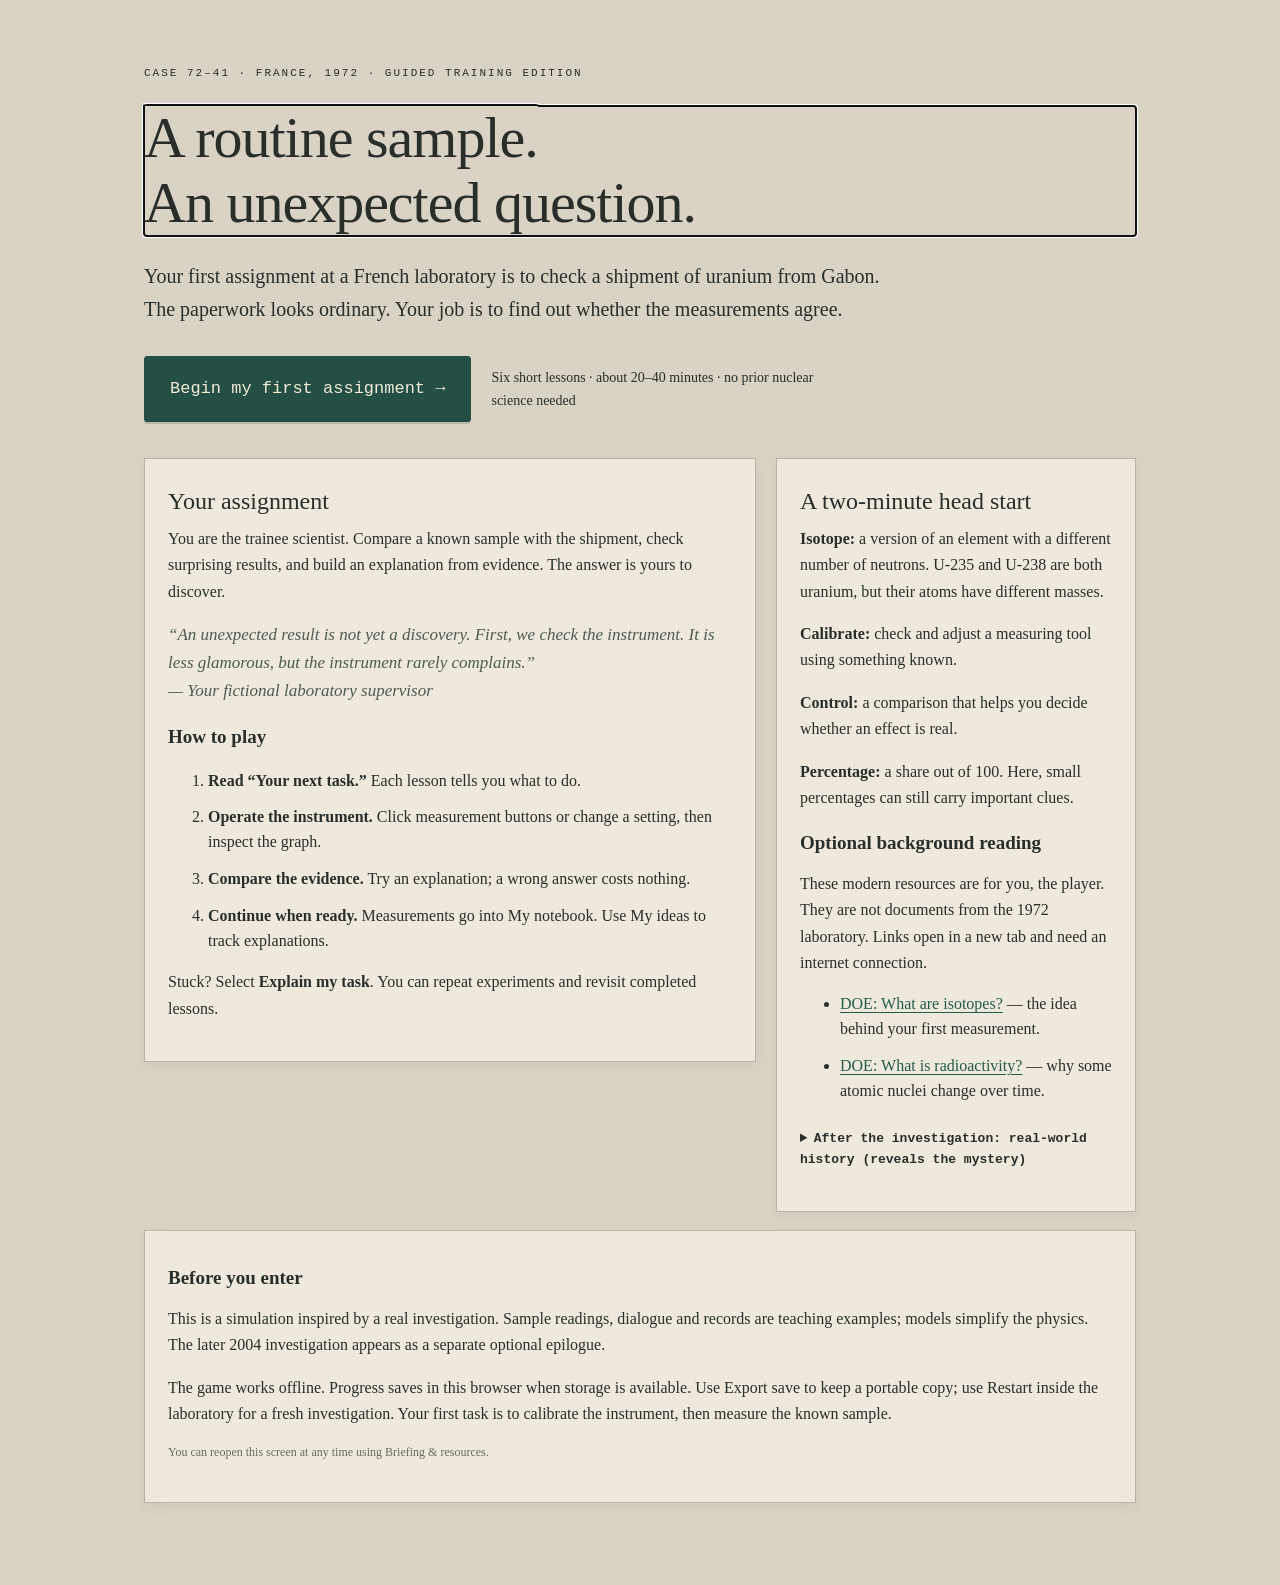
<file: index.html>
<!doctype html><html lang="en"><head><meta charset="utf-8"><meta name="viewport" content="width=device-width,initial-scale=1"><meta name="theme-color" content="#243c35"><title>The 0.60% Anomaly — laboratory case 72-41</title><link rel="stylesheet" href="style.css"></head><body><section id="welcome" aria-labelledby="welcomeTitle"></section><header id="gameHeader" hidden><div><div class="eyebrow">France · June 1972 · Guided laboratory training</div><h1>THE 0.60% ANOMALY</h1></div><div class="tools"><button id="briefing">Briefing &amp; resources</button><button id="save">Save</button><button id="load">Load</button><button id="export">Export save</button><button id="import">Import save</button><button id="restart">Restart</button></div></header><div id="shell" hidden><aside><nav id="nav" aria-label="Work areas"></nav><div id="case" class="case"></div><button id="hint">Request a hint</button><div id="hintText" class="small" aria-live="polite"></div><p class="small">Guided high-school investigation<br>All experiments are simulated.</p></aside><main id="main"></main></div><div id="toast" role="status"></div><input type="file" id="savefile" class="file" accept="application/json"><dialog id="dialog"></dialog><script src="models.js"></script><script src="app.js"></script></body></html>
</file>
<file: style.css>
:root{--ink:#292e2a;--muted:#676b60;--paper:#eee9dc;--cream:#ded8c8;--green:#244f45;--mint:#a7d4ab;--orange:#ad512d;--line:#bab8a9}*{box-sizing:border-box}body{margin:0;color:var(--ink);background:#d8d3c5;font:15px/1.55 Georgia,serif}button,input,select,textarea{font:inherit}button{cursor:pointer;background:#eeeadd;color:var(--ink);border:1px solid #9d9f91;border-radius:3px;padding:9px 14px;box-shadow:0 2px 0 #0002}button:hover{background:#fff9eb}button.primary,button.active{background:var(--green);color:#f3ecd8;border-color:var(--green)}button:disabled{opacity:.42;cursor:not-allowed;box-shadow:none}button:focus-visible,input:focus-visible,select:focus-visible,textarea:focus-visible{outline:3px solid var(--orange);outline-offset:3px}header{background:#243c35;color:#ede9d9;padding:20px 30px;border-bottom:5px solid #a88850;display:flex;align-items:center;justify-content:space-between;gap:20px}h1{font-size:25px;font-weight:normal;letter-spacing:2px;margin:0}h2{font-size:30px;font-weight:normal;margin:5px 0 10px;line-height:1.2}h3{font-size:19px;margin:0 0 12px}p{margin:8px 0 16px}.mono,.eyebrow,button,label,select,.tag,nav,.readout,th,td{font-family:'Courier New',monospace}.eyebrow{font-size:11px;letter-spacing:2px;text-transform:uppercase}.tools{display:flex;gap:7px;flex-wrap:wrap}.tools button{padding:6px 10px;font-size:12px}#shell{display:grid;grid-template-columns:220px 1fr;min-height:calc(100vh - 97px)}aside{background:#c9c8b9;border-right:1px solid #a3a796;padding:24px 18px}nav button{display:block;text-align:left;width:100%;margin-bottom:9px;padding:12px}.case{margin-top:26px;border-top:1px solid #9fa28e;padding-top:20px;font-size:13px}.case ol{list-style:none;padding:0}.case li{padding:8px 0;border-bottom:1px solid #b7b9a7}.case li.done{color:var(--green)}main{padding:26px 34px;max-width:1500px;width:100%;margin:auto}.heading{display:flex;align-items:center;justify-content:space-between;gap:20px;margin-bottom:20px}.tag{border:1px solid #8a8e78;padding:4px 8px;font-size:11px;white-space:nowrap}.tabs{display:flex;flex-wrap:wrap;gap:6px;margin-bottom:20px}.tabs button{font-size:12px}.grid{display:grid;grid-template-columns:minmax(0,1.7fr) minmax(250px,1fr);gap:20px}.panel{background:var(--paper);padding:23px;border:1px solid #b7b4a3;box-shadow:0 4px 12px #383a2910;margin-bottom:18px}.instrument{background:#b8bcb0;border:1px solid #858d7c;box-shadow:inset 0 0 0 5px #cbd0c2,0 4px 9px #0001;padding:24px;border-radius:8px;position:relative}.instrument:before,.instrument:after{content:'⊖';position:absolute;top:6px;font:15px monospace;color:#697566}.instrument:before{left:8px}.instrument:after{right:8px}.screen{background:#142a24;color:#b8e5b4;border:7px solid #687267;box-shadow:inset 0 0 24px #0006;padding:16px;border-radius:7px;margin:16px 0}.screen svg{width:100%;display:block}.readout{font-size:25px;letter-spacing:1px}.small{font-size:12px;color:var(--muted)}.screen .small{color:#a8b8a1}.controls{display:grid;grid-template-columns:1fr 1fr;gap:15px}label{font-size:12px;display:block;margin-bottom:8px}input[type=range]{width:100%;accent-color:var(--green)}select,textarea,input[type=number]{width:100%;background:#f4f0e4;border:1px solid #a3a48f;padding:9px;color:var(--ink)}textarea{resize:vertical;min-height:90px}output{float:right;color:var(--green);font-weight:bold}.status{padding:13px;border-left:3px solid var(--orange);background:#e9ddc5;margin:14px 0}.note{font-style:italic;font-size:17px;color:#4f5a52}.stamp{color:var(--orange);border:2px solid;padding:5px 10px;display:inline-block;transform:rotate(-3deg);font:bold 12px monospace;letter-spacing:2px}.row{display:flex;gap:10px;align-items:center;flex-wrap:wrap}.spread{justify-content:space-between}.evidence{border-left:3px solid #5b7b63;padding:12px 15px;margin:12px 0;background:#e3e4d5}.evidence b{font:13px monospace}.evidence p{font-size:13px;margin:5px 0}.empty{padding:30px;text-align:center;color:var(--muted);border:1px dashed #a2a68f}.chart{width:100%;height:auto;display:block}.legend{display:flex;gap:18px;font:11px monospace;margin-top:8px}.legend span:before{content:'●';margin-right:6px}.check{display:inline-flex;gap:8px;align-items:center;font-size:12px}.check input{accent-color:var(--green)}table{width:100%;border-collapse:collapse;font-size:12px}td,th{text-align:left;padding:9px;border-bottom:1px solid #c6c6b4}th{font-size:11px}details{margin:18px 0;font-size:13px}summary{cursor:pointer;font-family:monospace}#toast{position:fixed;bottom:24px;left:50%;transform:translateX(-50%);background:#223f35;color:#fff4da;box-shadow:0 3px 20px #0004;padding:12px 22px;max-width:90vw;z-index:10;display:none}dialog{background:var(--paper);border:1px solid #6a7766;max-width:560px;padding:28px}dialog::backdrop{background:#14241cd0}.progress{height:5px;background:#afb3a1;margin:15px 0}.progress div{height:100%;background:#305e4d;transition:width .4s}.file{display:none}.metric{font:24px monospace;color:var(--green)}.hyp{border:1px solid #b3b7a4;padding:18px;margin-bottom:14px;background:#eee9dc}.hyp select{font-size:12px}.locked{padding:50px 25px;text-align:center;background:#e3e0d2;border:1px dashed #a6aa94}.timeline{display:grid;grid-template-columns:repeat(3,1fr);gap:14px}.full{grid-column:1/-1}.flash{animation:pulse 1s infinite alternate}@keyframes pulse{to{opacity:.35}}@media(max-width:1000px){#shell{grid-template-columns:170px 1fr}main{padding:20px}.grid{grid-template-columns:1fr}.timeline{grid-template-columns:1fr}}@media(max-width:650px){header{padding:16px;flex-wrap:wrap}h1{font-size:21px}#shell{display:block}aside{padding:10px}nav{display:flex;gap:5px}nav button{font-size:10px;padding:9px 5px;margin:0}.case{display:none}main{padding:16px}.controls{grid-template-columns:1fr}.heading{align-items:flex-start}h2{font-size:25px}.panel{padding:16px}}@media(prefers-reduced-motion:reduce){*{animation:none!important;transition:none!important}}
/* Training edition: larger text, explicit actions and short lessons. */
body{font-size:16px;line-height:1.65}#shell{grid-template-columns:245px 1fr}main{max-width:1450px}.coach{background:#f5edcf;border-left:5px solid #ad7641;padding:18px 22px;margin-bottom:24px}.coach h3{font-size:22px;margin:8px 0}.coach p{margin:0}.training-actions{display:flex;flex-direction:column;gap:12px;margin:20px 0}.training-actions button{text-align:left;padding:14px}.choices{display:flex;flex-direction:column;gap:12px}.choices button{text-align:left;white-space:normal;line-height:1.5}.experiment,.report-section{border-bottom:1px solid #c1c6b0;padding:18px 0}.experiment:first-child{padding-top:0}.success{border:1px solid #719271;background:#dbe8d6;padding:20px;margin:20px 0}.success p{margin-bottom:0}.panel h3{margin-top:8px}select{white-space:normal;max-width:100%;font-size:14px}nav button{line-height:1.45;font-size:13px}#case button{width:100%;margin-bottom:8px}.screen .readout{font-size:22px;line-height:1.8}.timeline h3{font-size:17px}#mixControl{margin-top:18px}@media(max-width:1000px){#shell{grid-template-columns:210px 1fr}.grid{grid-template-columns:1fr}}@media(max-width:650px){#shell{display:block}nav{display:grid;grid-template-columns:1fr 1fr}nav button{font-size:12px}.case{display:block;margin-top:12px;padding-top:10px}#case{display:flex;flex-wrap:wrap;gap:8px}#case button{width:auto}#case .progress,#case .eyebrow,#case p{display:none}.screen .readout{font-size:17px}.heading{display:block}.tag{display:inline-block}.coach h3{font-size:19px}}

[hidden]{display:none!important}.welcome-wrap{max-width:1120px;margin:0 auto;padding:clamp(24px,5vw,64px)}.welcome-wrap h1{font-size:clamp(32px,5vw,58px);line-height:1.12;letter-spacing:-1px;margin:24px 0}.welcome-lead{font-size:20px;max-width:760px;line-height:1.65}.welcome-start{display:flex;align-items:center;flex-wrap:wrap;gap:20px;margin:30px 0 36px}.welcome-start button{padding:18px 25px;font-size:17px}.welcome-start span{max-width:330px;font-size:14px}.welcome-wrap .grid{align-items:start}.welcome-wrap li{margin:12px 0;line-height:1.55}.welcome-wrap a{color:#245b49;text-decoration:underline;text-underline-offset:3px}.welcome-wrap summary{cursor:pointer;font-weight:bold}.welcome-wrap details{margin-top:24px}.welcome-wrap h2{font-size:24px}
</file>
